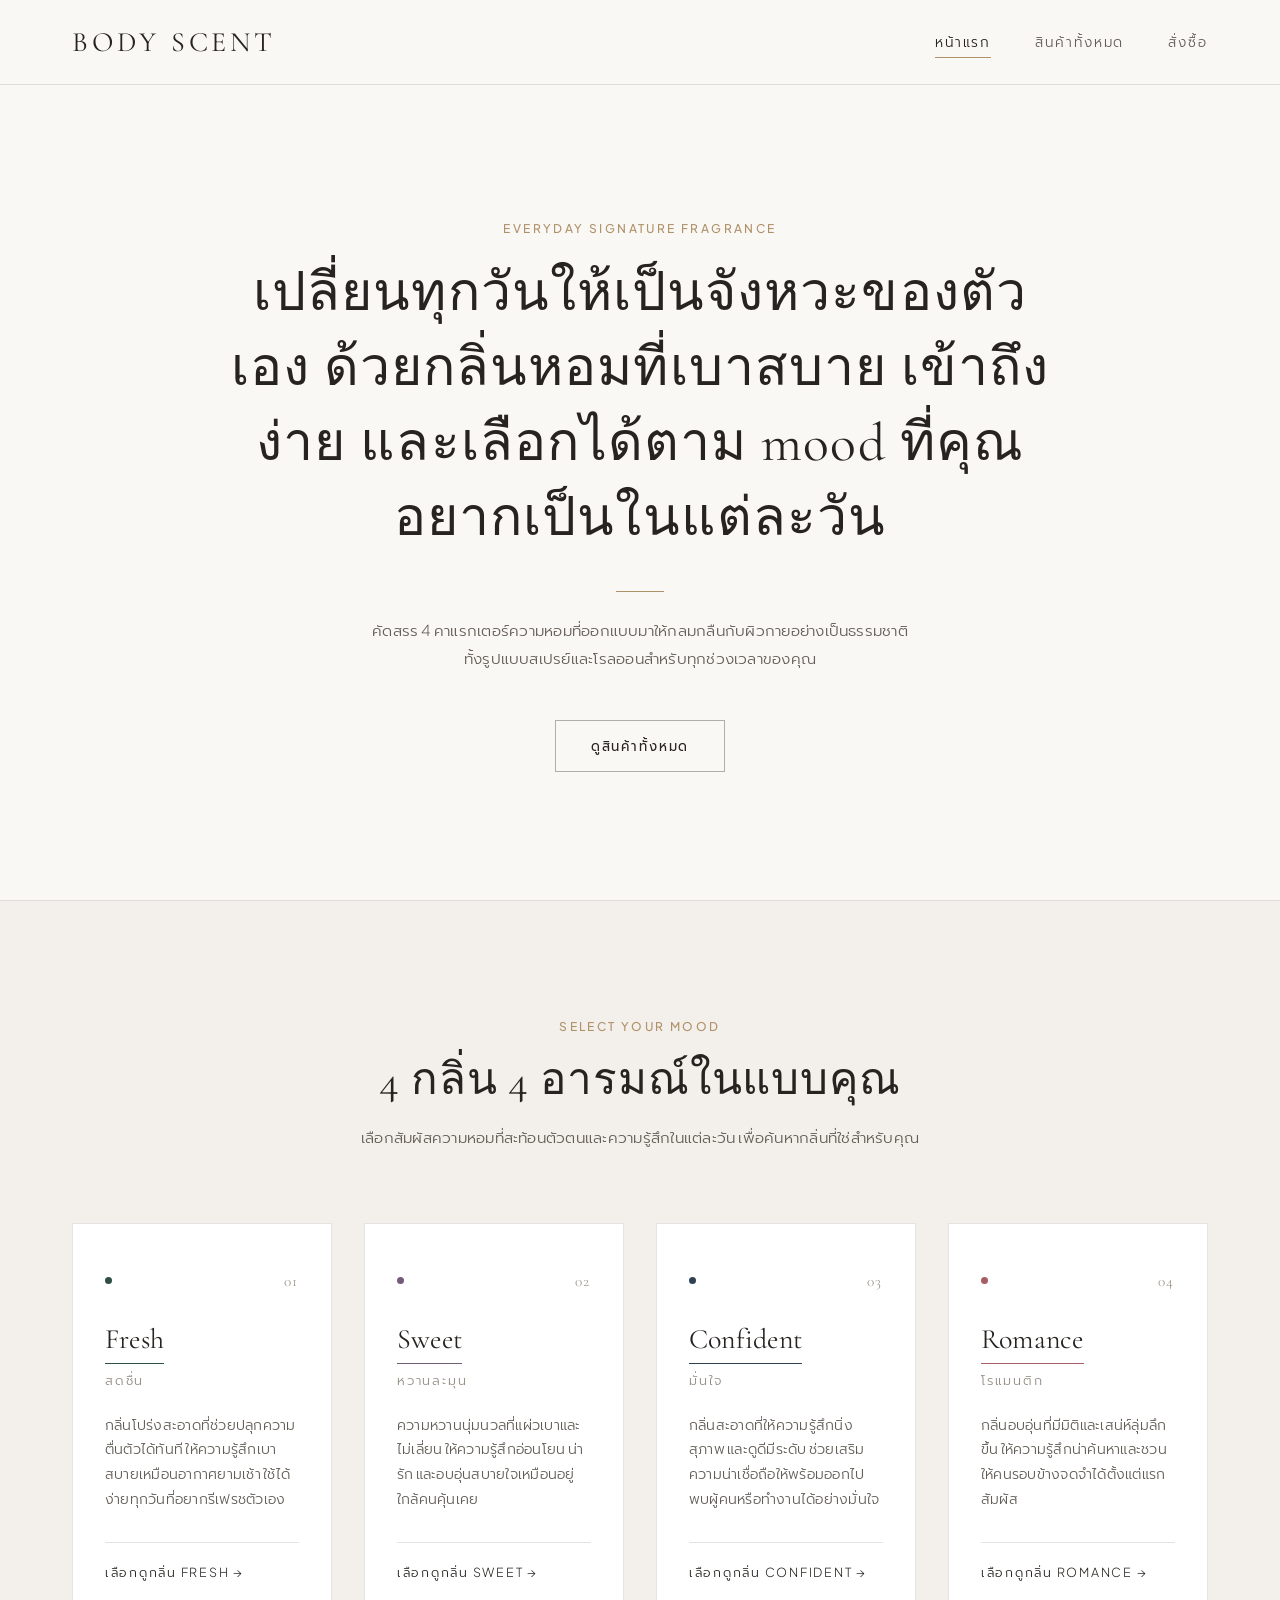
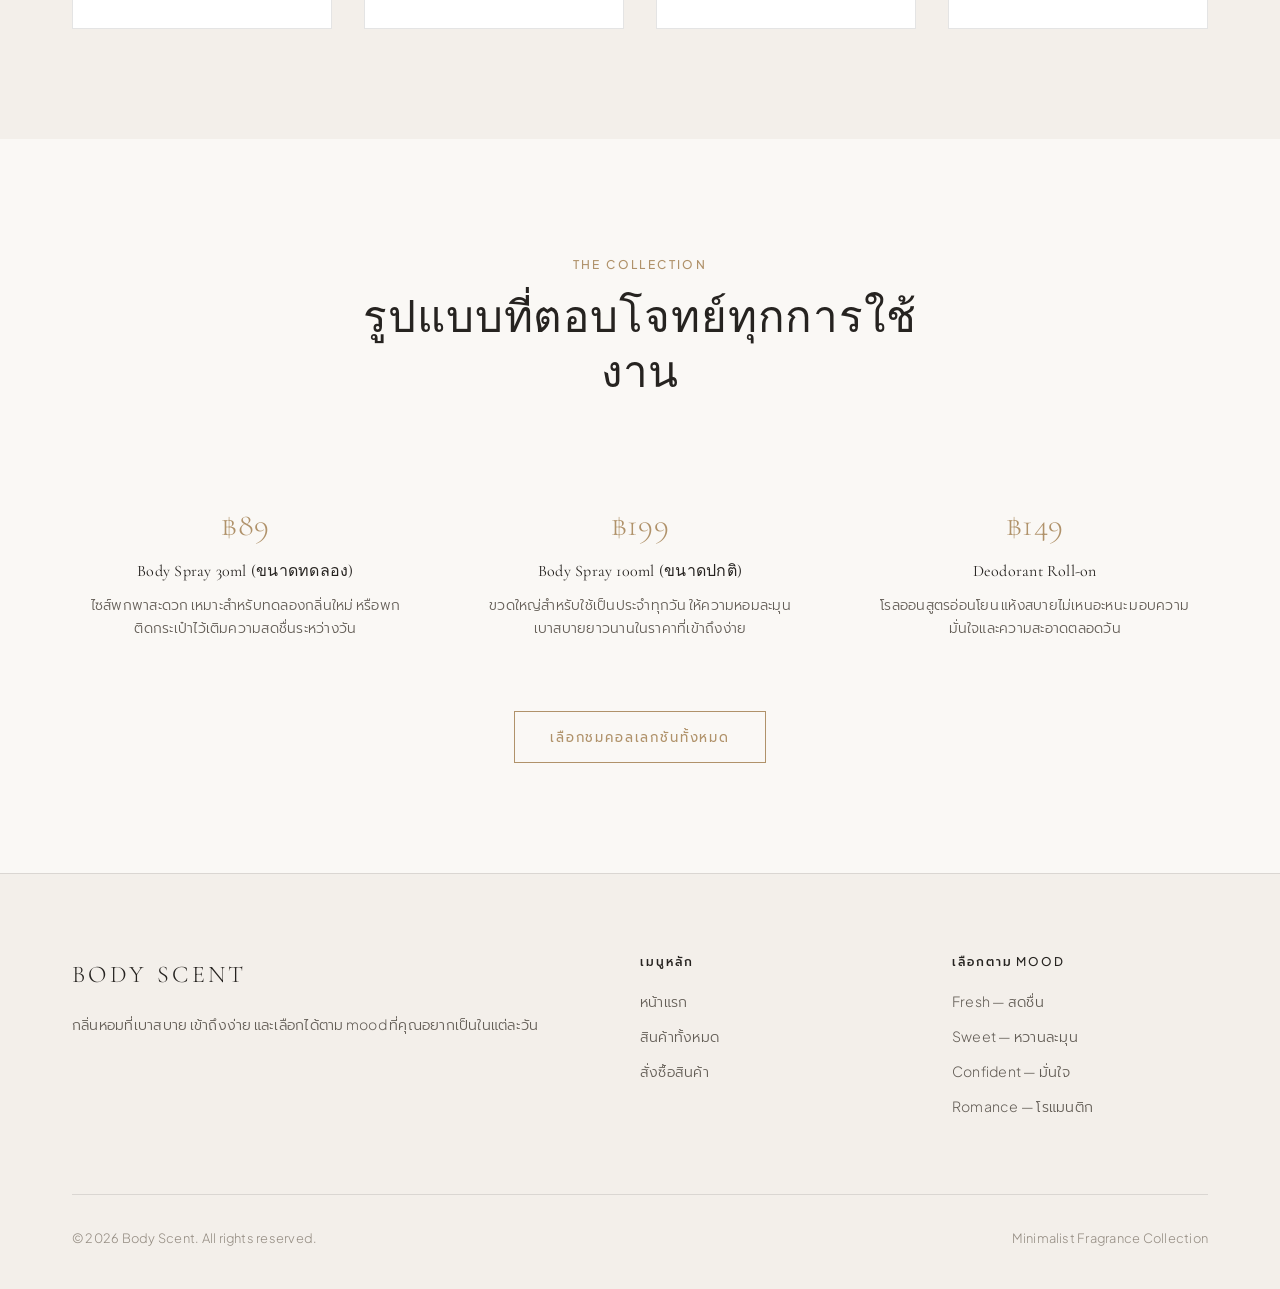
<file: index.html>
<!DOCTYPE html>
<html lang="th">
<head>
  <meta charset="UTF-8">
  <meta name="viewport" content="width=device-width, initial-scale=1.0">
  <title>Body Scent — กลิ่นหอมที่เลือกได้ตาม Mood ของคุณ</title>
  <link rel="stylesheet" href="style.css">
  <style>
    /* Page-specific styles for index.html */
    .hero {
      min-height: calc(100vh - 84px);
      display: flex;
      align-items: center;
      justify-content: center;
      text-align: center;
      padding: 5rem 0;
      background-color: var(--bg-primary);
      border-bottom: 1px solid var(--border-light);
    }

    .hero-inner {
      max-width: 820px;
      margin: 0 auto;
    }

    .hero-title {
      font-family: var(--font-serif);
      font-size: clamp(2.1rem, 4.2vw, 3.35rem);
      font-weight: 400;
      line-height: 1.4;
      color: var(--text-primary);
      margin-bottom: 2.25rem;
    }

    .hero-sub {
      font-size: 0.95rem;
      color: var(--text-secondary);
      max-width: 540px;
      margin: 0 auto 3rem;
      line-height: 1.85;
    }

    .mood-grid {
      display: grid;
      grid-template-columns: repeat(4, 1fr);
      gap: 2rem;
    }

    .mood-card {
      background-color: var(--bg-surface);
      border: 1px solid var(--border-light);
      padding: 2.75rem 2rem;
      display: flex;
      flex-direction: column;
      justify-content: space-between;
      transition: var(--transition-smooth);
    }

    .mood-card:hover {
      border-color: var(--accent-gold);
      transform: translateY(-4px);
    }

    .mood-card-top {
      display: flex;
      align-items: center;
      justify-content: space-between;
      margin-bottom: 1.75rem;
    }

    .mood-card-num {
      font-family: var(--font-serif);
      font-size: 0.95rem;
      color: var(--text-muted);
      letter-spacing: 0.1em;
    }

    .mood-card-title {
      font-family: var(--font-serif);
      font-size: 1.75rem;
      color: var(--text-primary);
      margin-bottom: 0.35rem;
    }

    .mood-card-thai {
      font-size: 0.8rem;
      text-transform: uppercase;
      letter-spacing: 0.14em;
      color: var(--text-muted);
      margin-bottom: 1.25rem;
    }

    .mood-card-desc {
      font-size: 0.88rem;
      color: var(--text-secondary);
      line-height: 1.75;
      margin-bottom: 2rem;
    }

    .mood-card-link {
      font-size: 0.78rem;
      text-transform: uppercase;
      letter-spacing: 0.14em;
      color: var(--text-primary);
      display: inline-flex;
      align-items: center;
      gap: 0.5rem;
      padding-top: 1.15rem;
      border-top: 1px solid var(--border-light);
    }

    .mood-card:hover .mood-card-link {
      color: var(--accent-gold);
    }

    .highlights-grid {
      display: grid;
      grid-template-columns: repeat(3, 1fr);
      gap: 3rem;
      text-align: center;
    }

    .highlight-item {
      padding: 1.5rem 1rem;
    }

    .highlight-price {
      font-family: var(--font-serif);
      font-size: 2rem;
      color: var(--accent-gold);
      margin-bottom: 0.5rem;
    }

    .highlight-title {
      font-size: 1rem;
      font-weight: 400;
      margin-bottom: 0.75rem;
      color: var(--text-primary);
    }

    .highlight-desc {
      font-size: 0.86rem;
      color: var(--text-secondary);
      line-height: 1.7;
    }

    @media (max-width: 992px) {
      .mood-grid {
        grid-template-columns: repeat(2, 1fr);
      }

      .highlights-grid {
        grid-template-columns: 1fr;
        gap: 2rem;
      }
    }

    @media (max-width: 768px) {
      .hero {
        min-height: calc(100vh - 72px);
        padding: 4rem 0;
      }

      .mood-grid {
        grid-template-columns: 1fr;
      }
    }
  </style>
</head>
<body>

  <!-- Header -->
  <header class="site-header">
    <div class="container navbar">
      <a href="index.html" class="brand-logo">Body Scent</a>
      <nav class="nav-links">
        <a href="index.html" class="active">หน้าแรก</a>
        <a href="product.html">สินค้าทั้งหมด</a>
        <a href="order.html">สั่งซื้อ</a>
      </nav>
    </div>
  </header>

  <!-- Hero Section -->
  <section class="hero">
    <div class="container">
      <div class="hero-inner">
        <span class="eyebrow">Everyday Signature Fragrance</span>
        <h1 class="hero-title">
          เปลี่ยนทุกวันให้เป็นจังหวะของตัวเอง ด้วยกลิ่นหอมที่เบาสบาย เข้าถึงง่าย และเลือกได้ตาม mood ที่คุณอยากเป็นในแต่ละวัน
        </h1>
        <hr class="divider">
        <p class="hero-sub">
          คัดสรร 4 คาแรกเตอร์ความหอมที่ออกแบบมาให้กลมกลืนกับผิวกายอย่างเป็นธรรมชาติ ทั้งรูปแบบสเปรย์และโรลออนสำหรับทุกช่วงเวลาของคุณ
        </p>
        <a href="product.html" class="btn">ดูสินค้าทั้งหมด</a>
      </div>
    </div>
  </section>

  <!-- 4 Moods Section -->
  <section class="section section-cream">
    <div class="container">
      <div class="section-header">
        <span class="eyebrow">Select Your Mood</span>
        <h2>4 กลิ่น 4 อารมณ์ในแบบคุณ</h2>
        <p>เลือกสัมผัสความหอมที่สะท้อนตัวตนและความรู้สึกในแต่ละวัน เพื่อค้นหากลิ่นที่ใช่สำหรับคุณ</p>
      </div>

      <div class="mood-grid">
        <!-- Fresh -->
        <a href="product.html?mood=fresh" class="mood-card">
          <div>
            <div class="mood-card-top">
              <span class="mood-dot fresh"></span>
              <span class="mood-card-num">01</span>
            </div>
            <h3 class="mood-card-title">
              <span class="mood-underline fresh">Fresh</span>
            </h3>
            <p class="mood-card-thai">สดชื่น</p>
            <p class="mood-card-desc">
              กลิ่นโปร่งสะอาดที่ช่วยปลุกความตื่นตัวได้ทันที ให้ความรู้สึกเบาสบายเหมือนอากาศยามเช้า ใช้ได้ง่ายทุกวันที่อยากรีเฟรชตัวเอง
            </p>
          </div>
          <span class="mood-card-link">เลือกดูกลิ่น Fresh &rarr;</span>
        </a>

        <!-- Sweet -->
        <a href="product.html?mood=sweet" class="mood-card">
          <div>
            <div class="mood-card-top">
              <span class="mood-dot sweet"></span>
              <span class="mood-card-num">02</span>
            </div>
            <h3 class="mood-card-title">
              <span class="mood-underline sweet">Sweet</span>
            </h3>
            <p class="mood-card-thai">หวานละมุน</p>
            <p class="mood-card-desc">
              ความหวานนุ่มนวลที่แผ่วเบาและไม่เลี่ยน ให้ความรู้สึกอ่อนโยน น่ารัก และอบอุ่นสบายใจเหมือนอยู่ใกล้คนคุ้นเคย
            </p>
          </div>
          <span class="mood-card-link">เลือกดูกลิ่น Sweet &rarr;</span>
        </a>

        <!-- Confident -->
        <a href="product.html?mood=confident" class="mood-card">
          <div>
            <div class="mood-card-top">
              <span class="mood-dot confident"></span>
              <span class="mood-card-num">03</span>
            </div>
            <h3 class="mood-card-title">
              <span class="mood-underline confident">Confident</span>
            </h3>
            <p class="mood-card-thai">มั่นใจ</p>
            <p class="mood-card-desc">
              กลิ่นสะอาดที่ให้ความรู้สึกนิ่ง สุภาพ และดูดีมีระดับ ช่วยเสริมความน่าเชื่อถือให้พร้อมออกไปพบผู้คนหรือทำงานได้อย่างมั่นใจ
            </p>
          </div>
          <span class="mood-card-link">เลือกดูกลิ่น Confident &rarr;</span>
        </a>

        <!-- Romance -->
        <a href="product.html?mood=romance" class="mood-card">
          <div>
            <div class="mood-card-top">
              <span class="mood-dot romance"></span>
              <span class="mood-card-num">04</span>
            </div>
            <h3 class="mood-card-title">
              <span class="mood-underline romance">Romance</span>
            </h3>
            <p class="mood-card-thai">โรแมนติก</p>
            <p class="mood-card-desc">
              กลิ่นอบอุ่นที่มีมิติและเสน่ห์ลุ่มลึกขึ้น ให้ความรู้สึกน่าค้นหาและชวนให้คนรอบข้างจดจำได้ตั้งแต่แรกสัมผัส
            </p>
          </div>
          <span class="mood-card-link">เลือกดูกลิ่น Romance &rarr;</span>
        </a>
      </div>
    </div>
  </section>

  <!-- Product Format Overview -->
  <section class="section">
    <div class="container">
      <div class="section-header">
        <span class="eyebrow">The Collection</span>
        <h2>รูปแบบที่ตอบโจทย์ทุกการใช้งาน</h2>
      </div>

      <div class="highlights-grid">
        <div class="highlight-item">
          <div class="highlight-price">฿89</div>
          <h3 class="highlight-title">Body Spray 30ml (ขนาดทดลอง)</h3>
          <p class="highlight-desc">ไซส์พกพาสะดวก เหมาะสำหรับทดลองกลิ่นใหม่ หรือพกติดกระเป๋าไว้เติมความสดชื่นระหว่างวัน</p>
        </div>

        <div class="highlight-item">
          <div class="highlight-price">฿199</div>
          <h3 class="highlight-title">Body Spray 100ml (ขนาดปกติ)</h3>
          <p class="highlight-desc">ขวดใหญ่สำหรับใช้เป็นประจำทุกวัน ให้ความหอมละมุนเบาสบายยาวนานในราคาที่เข้าถึงง่าย</p>
        </div>

        <div class="highlight-item">
          <div class="highlight-price">฿149</div>
          <h3 class="highlight-title">Deodorant Roll-on</h3>
          <p class="highlight-desc">โรลออนสูตรอ่อนโยน แห้งสบายไม่เหนอะหนะ มอบความมั่นใจและความสะอาดตลอดวัน</p>
        </div>
      </div>

      <div style="text-align: center; margin-top: 3rem;">
        <a href="product.html" class="btn btn-gold">เลือกชมคอลเลกชันทั้งหมด</a>
      </div>
    </div>
  </section>

  <!-- Footer -->
  <footer class="site-footer">
    <div class="container">
      <div class="footer-grid">
        <div>
          <div class="footer-brand">Body Scent</div>
          <p>กลิ่นหอมที่เบาสบาย เข้าถึงง่าย และเลือกได้ตาม mood ที่คุณอยากเป็นในแต่ละวัน</p>
        </div>
        <div>
          <h4 class="footer-heading">เมนูหลัก</h4>
          <ul class="footer-links">
            <li><a href="index.html">หน้าแรก</a></li>
            <li><a href="product.html">สินค้าทั้งหมด</a></li>
            <li><a href="order.html">สั่งซื้อสินค้า</a></li>
          </ul>
        </div>
        <div>
          <h4 class="footer-heading">เลือกตาม Mood</h4>
          <ul class="footer-links">
            <li><a href="product.html?mood=fresh">Fresh — สดชื่น</a></li>
            <li><a href="product.html?mood=sweet">Sweet — หวานละมุน</a></li>
            <li><a href="product.html?mood=confident">Confident — มั่นใจ</a></li>
            <li><a href="product.html?mood=romance">Romance — โรแมนติก</a></li>
          </ul>
        </div>
      </div>
      <div class="footer-bottom">
        <span>&copy; 2026 Body Scent. All rights reserved.</span>
        <span>Minimalist Fragrance Collection</span>
      </div>
    </div>
  </footer>

  <script src="script.js"></script>
</body>
</html>
</file>
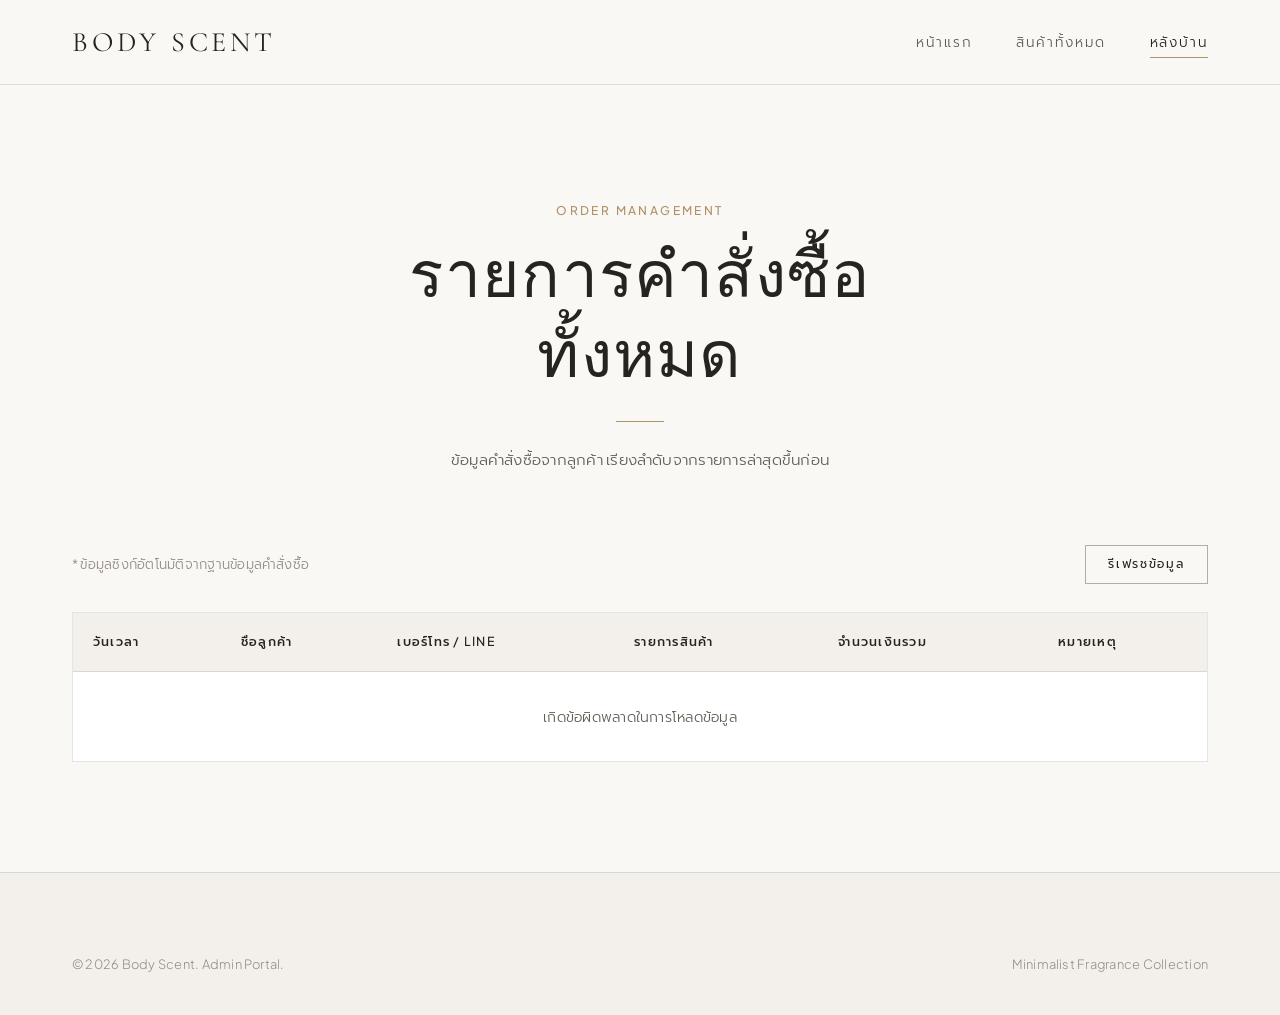
<file: admin.html>
<!DOCTYPE html>
<html lang="th">
<head>
  <meta charset="UTF-8">
  <meta name="viewport" content="width=device-width, initial-scale=1.0">
  <title>จัดการคำสั่งซื้อ — Body Scent Admin</title>
  <link rel="stylesheet" href="style.css">
  <style>
    .admin-toolbar {
      display: flex;
      justify-content: space-between;
      align-items: center;
      margin-bottom: 1.75rem;
    }

    .admin-note {
      font-size: 0.82rem;
      color: var(--text-muted);
    }

    .table-wrap {
      width: 100%;
      overflow-x: auto;
      background-color: var(--bg-surface);
      border: 1px solid var(--border-light);
    }

    #ordersTable {
      width: 100%;
      border-collapse: collapse;
      text-align: left;
      font-size: 0.88rem;
      min-width: 780px;
    }

    #ordersTable thead {
      background-color: var(--bg-secondary);
      border-bottom: 1px solid var(--border-light);
    }

    #ordersTable th {
      padding: 1.15rem 1.25rem;
      font-weight: 500;
      font-size: 0.78rem;
      text-transform: uppercase;
      letter-spacing: 0.1em;
      color: var(--text-primary);
      white-space: nowrap;
    }

    #ordersTable td {
      padding: 1.1rem 1.25rem;
      border-bottom: 1px solid var(--border-light);
      color: var(--text-secondary);
      vertical-align: top;
    }

    #ordersTable tbody tr:last-child td {
      border-bottom: none;
    }

    #ordersTable tbody tr:hover {
      background-color: var(--bg-primary);
    }

    @media (max-width: 768px) {
      .admin-toolbar {
        flex-direction: column;
        align-items: flex-start;
        gap: 1rem;
      }
    }
  </style>
</head>
<body>

  <!-- Header -->
  <header class="site-header">
    <div class="container navbar">
      <a href="index.html" class="brand-logo">Body Scent</a>
      <nav class="nav-links">
        <a href="index.html">หน้าแรก</a>
        <a href="product.html">สินค้าทั้งหมด</a>
        <a href="admin.html" class="active">หลังบ้าน</a>
      </nav>
    </div>
  </header>

  <!-- Admin Orders Table -->
  <main class="section">
    <div class="container">
      <div class="section-header">
        <span class="eyebrow">Order Management</span>
        <h1>รายการคำสั่งซื้อทั้งหมด</h1>
        <hr class="divider">
        <p>ข้อมูลคำสั่งซื้อจากลูกค้า เรียงลำดับจากรายการล่าสุดขึ้นก่อน</p>
      </div>

      <div class="admin-toolbar">
        <span class="admin-note">* ข้อมูลซิงก์อัตโนมัติจากฐานข้อมูลคำสั่งซื้อ</span>
        <button type="button" class="btn btn-sm" onclick="location.reload()">รีเฟรชข้อมูล</button>
      </div>

      <div class="table-wrap">
        <table id="ordersTable">
          <thead>
            <tr>
              <th>วันเวลา</th>
              <th>ชื่อลูกค้า</th>
              <th>เบอร์โทร / Line</th>
              <th>รายการสินค้า</th>
              <th>จำนวนเงินรวม</th>
              <th>หมายเหตุ</th>
            </tr>
          </thead>
          <tbody></tbody>
        </table>
      </div>
    </div>
  </main>

  <!-- Footer -->
  <footer class="site-footer">
    <div class="container">
      <div class="footer-bottom" style="border-top: none; padding-top: 0;">
        <span>&copy; 2026 Body Scent. Admin Portal.</span>
        <span>Minimalist Fragrance Collection</span>
      </div>
    </div>
  </footer>

  <script src="script.js"></script>
</body>
</html>
</file>
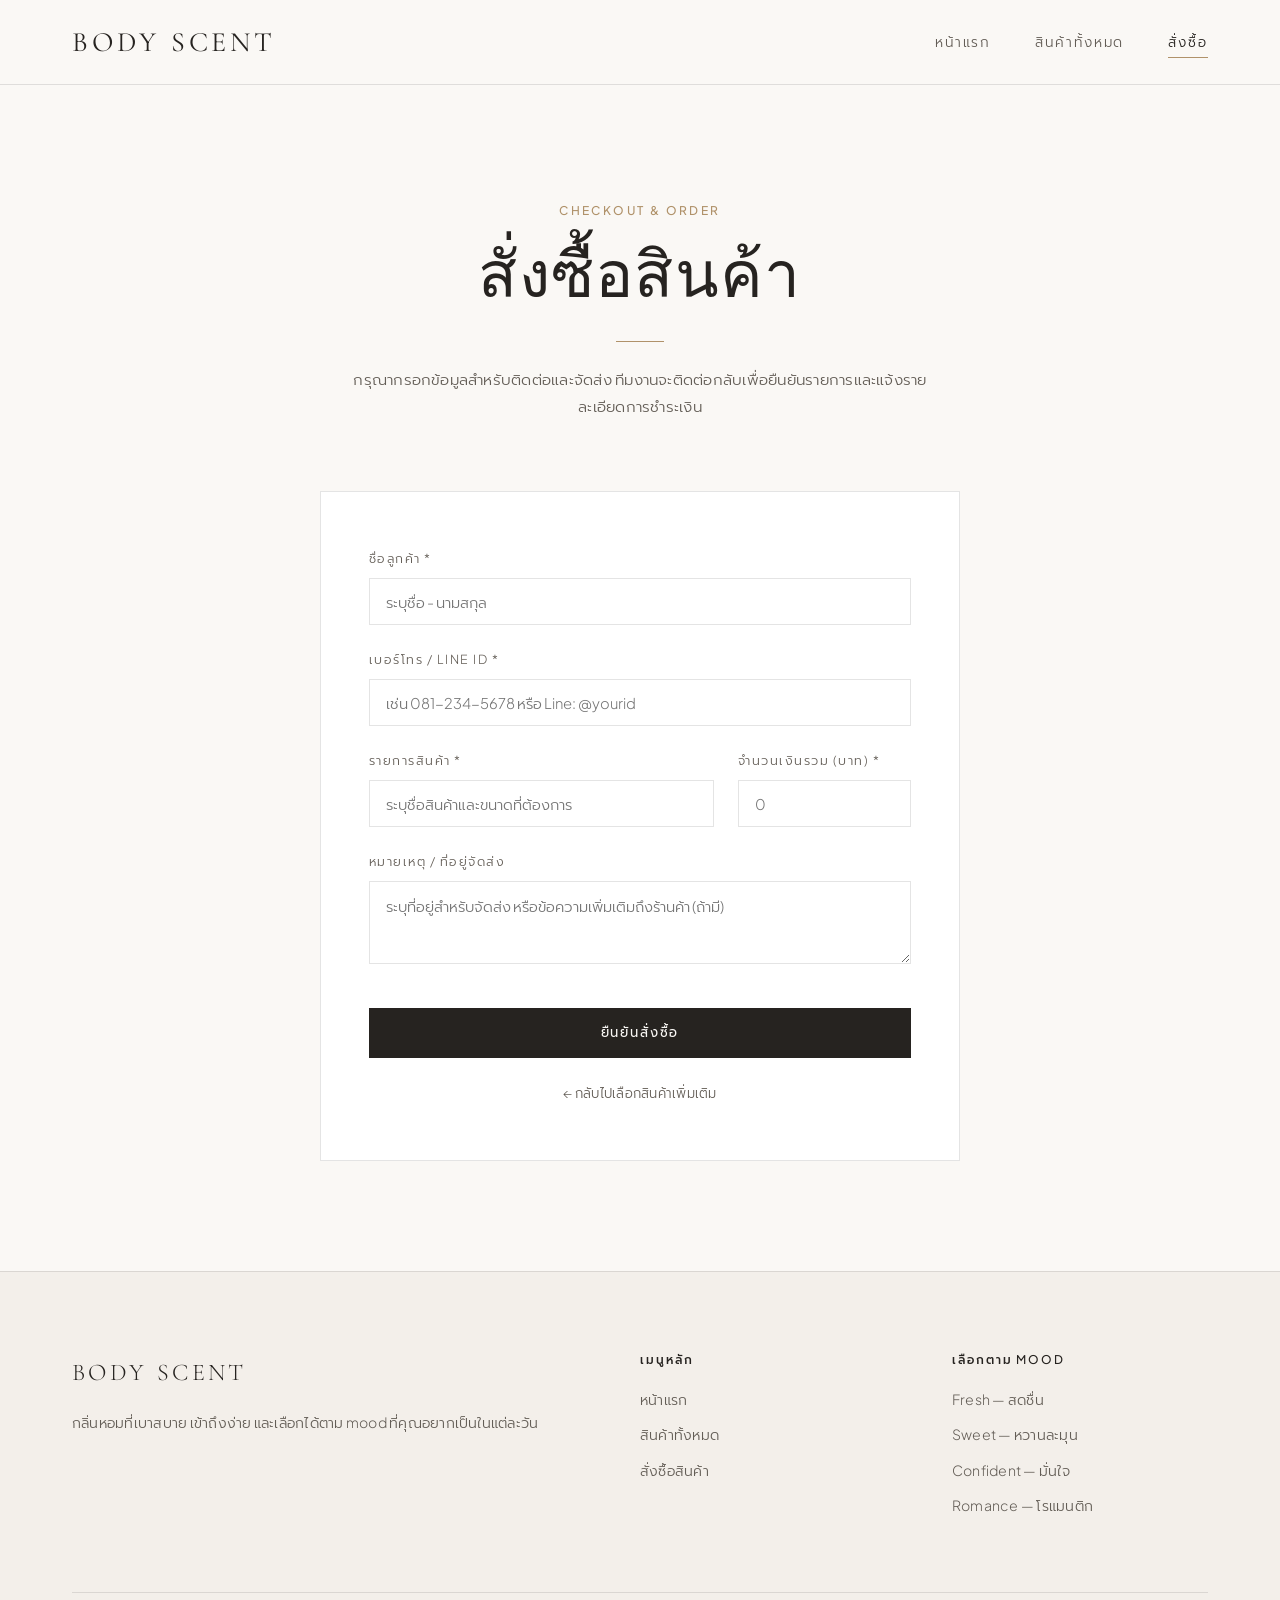
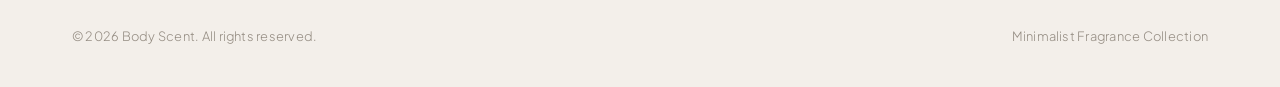
<file: order.html>
<!DOCTYPE html>
<html lang="th">
<head>
  <meta charset="UTF-8">
  <meta name="viewport" content="width=device-width, initial-scale=1.0">
  <title>สั่งซื้อสินค้า — Body Scent</title>
  <link rel="stylesheet" href="style.css">
  <style>
    .order-wrapper {
      max-width: 640px;
      margin: 0 auto;
      background-color: var(--bg-surface);
      border: 1px solid var(--border-light);
      padding: 3.5rem 3rem;
    }

    .order-row {
      display: grid;
      grid-template-columns: 2fr 1fr;
      gap: 1.5rem;
    }

    .form-control[readonly] {
      background-color: var(--bg-secondary);
      color: var(--text-primary);
    }

    .order-submit-wrap {
      margin-top: 2.25rem;
      display: flex;
      flex-direction: column;
      gap: 1rem;
    }

    .order-submit-wrap .btn {
      width: 100%;
    }

    .order-back-link {
      text-align: center;
      font-size: 0.82rem;
      color: var(--text-secondary);
      margin-top: 0.5rem;
    }

    .order-back-link:hover {
      color: var(--accent-gold);
    }

    @media (max-width: 768px) {
      .order-wrapper {
        padding: 2.25rem 1.5rem;
      }

      .order-row {
        grid-template-columns: 1fr;
        gap: 0;
      }
    }
  </style>
</head>
<body>

  <!-- Header -->
  <header class="site-header">
    <div class="container navbar">
      <a href="index.html" class="brand-logo">Body Scent</a>
      <nav class="nav-links">
        <a href="index.html">หน้าแรก</a>
        <a href="product.html">สินค้าทั้งหมด</a>
        <a href="order.html" class="active">สั่งซื้อ</a>
      </nav>
    </div>
  </header>

  <!-- Order Form Section -->
  <main class="section">
    <div class="container">
      <div class="section-header">
        <span class="eyebrow">Checkout &amp; Order</span>
        <h1>สั่งซื้อสินค้า</h1>
        <hr class="divider">
        <p>กรุณากรอกข้อมูลสำหรับติดต่อและจัดส่ง ทีมงานจะติดต่อกลับเพื่อยืนยันรายการและแจ้งรายละเอียดการชำระเงิน</p>
      </div>

      <div class="order-wrapper">
        <form id="orderForm">
          <div class="form-group">
            <label for="customerName" class="form-label">ชื่อลูกค้า *</label>
            <input type="text" id="customerName" name="customerName" class="form-control" placeholder="ระบุชื่อ - นามสกุล" required>
          </div>

          <div class="form-group">
            <label for="contact" class="form-label">เบอร์โทร / Line ID *</label>
            <input type="text" id="contact" name="contact" class="form-control" placeholder="เช่น 081-234-5678 หรือ Line: @yourid" required>
          </div>

          <div class="order-row">
            <div class="form-group">
              <label for="items" class="form-label">รายการสินค้า *</label>
              <input type="text" id="items" name="items" class="form-control" placeholder="ระบุชื่อสินค้าและขนาดที่ต้องการ" required>
            </div>

            <div class="form-group">
              <label for="total" class="form-label">จำนวนเงินรวม (บาท) *</label>
              <input type="number" id="total" name="total" class="form-control" placeholder="0" required>
            </div>
          </div>

          <div class="form-group">
            <label for="note" class="form-label">หมายเหตุ / ที่อยู่จัดส่ง</label>
            <textarea id="note" name="note" rows="3" class="form-control" placeholder="ระบุที่อยู่สำหรับจัดส่ง หรือข้อความเพิ่มเติมถึงร้านค้า (ถ้ามี)"></textarea>
          </div>

          <div class="order-submit-wrap">
            <button type="submit" class="btn btn-solid">ยืนยันสั่งซื้อ</button>
            <a href="product.html" class="order-back-link">&larr; กลับไปเลือกสินค้าเพิ่มเติม</a>
          </div>
        </form>
      </div>
    </div>
  </main>

  <!-- Footer -->
  <footer class="site-footer">
    <div class="container">
      <div class="footer-grid">
        <div>
          <div class="footer-brand">Body Scent</div>
          <p>กลิ่นหอมที่เบาสบาย เข้าถึงง่าย และเลือกได้ตาม mood ที่คุณอยากเป็นในแต่ละวัน</p>
        </div>
        <div>
          <h4 class="footer-heading">เมนูหลัก</h4>
          <ul class="footer-links">
            <li><a href="index.html">หน้าแรก</a></li>
            <li><a href="product.html">สินค้าทั้งหมด</a></li>
            <li><a href="order.html">สั่งซื้อสินค้า</a></li>
          </ul>
        </div>
        <div>
          <h4 class="footer-heading">เลือกตาม Mood</h4>
          <ul class="footer-links">
            <li><a href="product.html?mood=fresh">Fresh — สดชื่น</a></li>
            <li><a href="product.html?mood=sweet">Sweet — หวานละมุน</a></li>
            <li><a href="product.html?mood=confident">Confident — มั่นใจ</a></li>
            <li><a href="product.html?mood=romance">Romance — โรแมนติก</a></li>
          </ul>
        </div>
      </div>
      <div class="footer-bottom">
        <span>&copy; 2026 Body Scent. All rights reserved.</span>
        <span>Minimalist Fragrance Collection</span>
      </div>
    </div>
  </footer>

  <script src="script.js"></script>
</body>
</html>
</file>
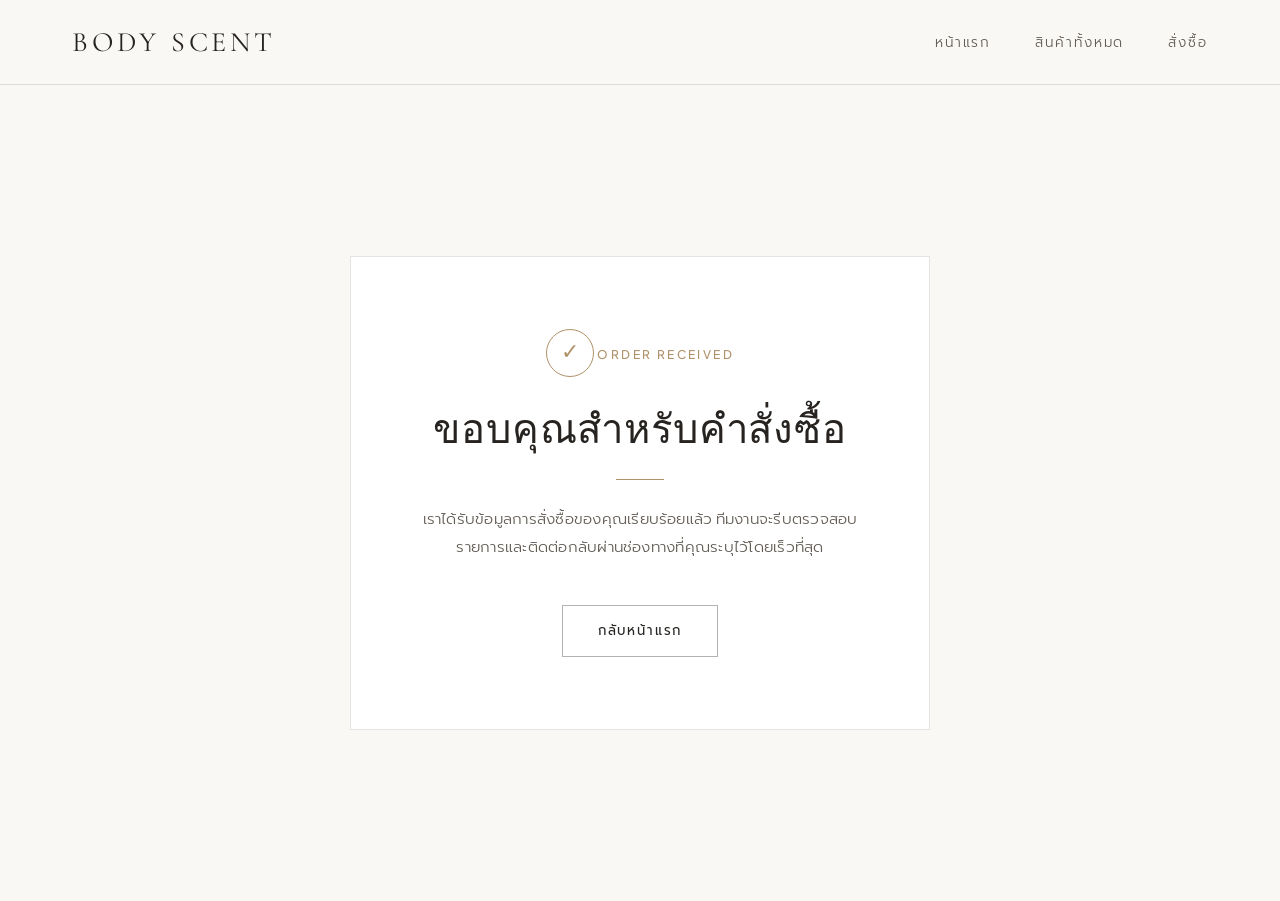
<file: thankyou.html>
<!DOCTYPE html>
<html lang="th">
<head>
  <meta charset="UTF-8">
  <meta name="viewport" content="width=device-width, initial-scale=1.0">
  <title>ขอบคุณสำหรับคำสั่งซื้อ — Body Scent</title>
  <link rel="stylesheet" href="style.css">
  <style>
    .thankyou-section {
      min-height: calc(100vh - 84px);
      display: flex;
      align-items: center;
      justify-content: center;
      text-align: center;
      padding: 5rem 0;
    }

    .thankyou-card {
      max-width: 580px;
      margin: 0 auto;
      background-color: var(--bg-surface);
      border: 1px solid var(--border-light);
      padding: 4.5rem 3rem;
    }

    .thankyou-icon {
      width: 48px;
      height: 48px;
      border: 1px solid var(--accent-gold);
      border-radius: 50%;
      display: inline-flex;
      align-items: center;
      justify-content: center;
      color: var(--accent-gold);
      font-family: var(--font-serif);
      font-size: 1.35rem;
      margin-bottom: 1.75rem;
    }

    .thankyou-title {
      font-size: clamp(1.85rem, 3.5vw, 2.5rem);
      margin-bottom: 1rem;
    }

    .thankyou-text {
      color: var(--text-secondary);
      font-size: 0.95rem;
      line-height: 1.85;
      margin-bottom: 2.75rem;
    }

    @media (max-width: 768px) {
      .thankyou-section {
        min-height: calc(100vh - 72px);
      }

      .thankyou-card {
        padding: 3rem 1.75rem;
      }
    }
  </style>
</head>
<body>

  <!-- Header -->
  <header class="site-header">
    <div class="container navbar">
      <a href="index.html" class="brand-logo">Body Scent</a>
      <nav class="nav-links">
        <a href="index.html">หน้าแรก</a>
        <a href="product.html">สินค้าทั้งหมด</a>
        <a href="order.html">สั่งซื้อ</a>
      </nav>
    </div>
  </header>

  <!-- Thank You Content -->
  <main class="thankyou-section">
    <div class="container">
      <div class="thankyou-card">
        <div class="thankyou-icon">&#10003;</div>
        <span class="eyebrow">Order Received</span>
        <h1 class="thankyou-title">ขอบคุณสำหรับคำสั่งซื้อ</h1>
        <hr class="divider">
        <p class="thankyou-text">
          เราได้รับข้อมูลการสั่งซื้อของคุณเรียบร้อยแล้ว ทีมงานจะรีบตรวจสอบรายการและติดต่อกลับผ่านช่องทางที่คุณระบุไว้โดยเร็วที่สุด
        </p>
        <a href="index.html" class="btn">กลับหน้าแรก</a>
      </div>
    </div>
  </main>

  <script src="script.js"></script>
</body>
</html>
</file>
<file: style.css>
/* ==========================================================================
   BODY SCENT - Minimalist Luxury Theme
   ========================================================================== */

@import url('https://fonts.googleapis.com/css2?family=Cormorant+Garamond:ital,wght@0,400;0,500;0,600;1,400&family=Plus+Jakarta+Sans:wght@300;400;500&family=Prompt:wght@300;400;500&display=swap');

:root {
  /* Core Palette - Warm Off-White, Cream & Deep Beige */
  --bg-primary: #FAF8F5;
  --bg-secondary: #F3EFEA;
  --bg-surface: #FFFFFF;
  --bg-beige-dark: #E6DFD5;

  /* Text Colors */
  --text-primary: #262320;
  --text-secondary: #635D56;
  --text-muted: #948C82;

  /* Accent & Borders */
  --accent-gold: #B0926A;
  --accent-gold-hover: #967A54;
  --border-light: rgba(38, 35, 32, 0.12);
  --border-dark: rgba(38, 35, 32, 0.35);

  /* Subtle Mood Accents (Muted & Refined) */
  --mood-fresh: #2E4F44;      /* เขียวเข้ม */
  --mood-sweet: #745B7A;      /* ม่วงกลาง */
  --mood-confident: #2F4254;  /* น้ำเงินเทาเข้ม */
  --mood-romance: #A85D63;    /* แดงอ่อน */

  /* Typography */
  --font-serif: 'Cormorant Garamond', Georgia, serif;
  --font-sans: 'Plus Jakarta Sans', 'Prompt', -apple-system, BlinkMacSystemFont, sans-serif;

  /* Spacing & Layout */
  --container-max: 1200px;
  --section-space: 110px;
  --transition-smooth: all 0.35s cubic-bezier(0.25, 0.46, 0.45, 0.94);
}

/* ==========================================================================
   Reset & Base Styles
   ========================================================================== */

*,
*::before,
*::after {
  box-sizing: border-box;
  margin: 0;
  padding: 0;
}

html {
  scroll-behavior: smooth;
  font-size: 16px;
}

body {
  background-color: var(--bg-primary);
  color: var(--text-primary);
  font-family: var(--font-sans);
  font-weight: 300;
  line-height: 1.75;
  letter-spacing: 0.015em;
  -webkit-font-smoothing: antialiased;
  -moz-osx-font-smoothing: grayscale;
}

img {
  max-width: 100%;
  display: block;
}

a {
  color: inherit;
  text-decoration: none;
  transition: var(--transition-smooth);
}

ul {
  list-style: none;
}

/* ==========================================================================
   Typography
   ========================================================================== */

h1, h2, h3, h4, .brand-logo, .serif {
  font-family: var(--font-serif);
  font-weight: 400;
  line-height: 1.25;
  color: var(--text-primary);
}

h1 {
  font-size: clamp(2.5rem, 5vw, 4rem);
  letter-spacing: 0.02em;
}

h2 {
  font-size: clamp(1.85rem, 3.5vw, 2.75rem);
  letter-spacing: 0.02em;
}

h3 {
  font-size: 1.45rem;
}

.eyebrow {
  display: inline-block;
  font-family: var(--font-sans);
  font-size: 0.75rem;
  font-weight: 500;
  text-transform: uppercase;
  letter-spacing: 0.2em;
  color: var(--accent-gold);
  margin-bottom: 1rem;
}

.text-muted {
  color: var(--text-secondary);
}

/* ==========================================================================
   Layout & Containers
   ========================================================================== */

.container {
  width: 100%;
  max-width: var(--container-max);
  margin: 0 auto;
  padding: 0 2rem;
}

.section {
  padding: var(--section-space) 0;
}

.section-cream {
  background-color: var(--bg-secondary);
}

.section-header {
  text-align: center;
  max-width: 620px;
  margin: 0 auto 4.5rem;
}

.section-header p {
  margin-top: 1rem;
  color: var(--text-secondary);
  font-size: 0.95rem;
}

.divider {
  width: 48px;
  height: 1px;
  background-color: var(--accent-gold);
  margin: 1.5rem auto;
  border: none;
}

/* ==========================================================================
   Navigation Header
   ========================================================================== */

.site-header {
  position: sticky;
  top: 0;
  z-index: 100;
  background-color: rgba(250, 248, 245, 0.92);
  backdrop-filter: blur(10px);
  border-bottom: 1px solid var(--border-light);
}

.navbar {
  display: flex;
  align-items: center;
  justify-content: space-between;
  height: 84px;
}

.brand-logo {
  font-size: 1.75rem;
  letter-spacing: 0.14em;
  text-transform: uppercase;
  color: var(--text-primary);
}

.nav-links {
  display: flex;
  align-items: center;
  gap: 2.75rem;
}

.nav-links a {
  font-size: 0.85rem;
  text-transform: uppercase;
  letter-spacing: 0.14em;
  color: var(--text-secondary);
  position: relative;
  padding: 0.25rem 0;
}

.nav-links a::after {
  content: "";
  position: absolute;
  bottom: 0;
  left: 0;
  width: 0;
  height: 1px;
  background-color: var(--accent-gold);
  transition: var(--transition-smooth);
}

.nav-links a:hover,
.nav-links a.active {
  color: var(--text-primary);
}

.nav-links a:hover::after,
.nav-links a.active::after {
  width: 100%;
}

/* ==========================================================================
   Buttons & Interactive Elements (Thin Borders, Muted Tones)
   ========================================================================== */

.btn {
  display: inline-flex;
  align-items: center;
  justify-content: center;
  gap: 0.6rem;
  padding: 0.85rem 2.2rem;
  font-family: var(--font-sans);
  font-size: 0.82rem;
  font-weight: 400;
  letter-spacing: 0.14em;
  text-transform: uppercase;
  border: 1px solid var(--border-dark);
  background-color: transparent;
  color: var(--text-primary);
  cursor: pointer;
  transition: var(--transition-smooth);
}

.btn:hover {
  background-color: var(--text-primary);
  border-color: var(--text-primary);
  color: var(--bg-primary);
}

.btn-gold {
  border-color: var(--accent-gold);
  color: var(--accent-gold);
}

.btn-gold:hover {
  background-color: var(--accent-gold);
  border-color: var(--accent-gold);
  color: var(--bg-surface);
}

.btn-solid {
  background-color: var(--text-primary);
  border-color: var(--text-primary);
  color: var(--bg-primary);
}

.btn-solid:hover {
  background-color: var(--accent-gold);
  border-color: var(--accent-gold);
  color: var(--bg-surface);
}

.btn-sm {
  padding: 0.6rem 1.4rem;
  font-size: 0.76rem;
}

/* ==========================================================================
   Filter Pills / Tabs
   ========================================================================== */

.filter-bar {
  display: flex;
  flex-wrap: wrap;
  justify-content: center;
  gap: 0.85rem;
  margin-bottom: 3.5rem;
}

.filter-btn {
  padding: 0.55rem 1.35rem;
  background: transparent;
  border: 1px solid var(--border-light);
  color: var(--text-secondary);
  font-family: var(--font-sans);
  font-size: 0.8rem;
  letter-spacing: 0.1em;
  text-transform: uppercase;
  cursor: pointer;
  transition: var(--transition-smooth);
  display: inline-flex;
  align-items: center;
  gap: 0.5rem;
}

.filter-btn:hover,
.filter-btn.active {
  border-color: var(--text-primary);
  color: var(--text-primary);
  background-color: var(--bg-surface);
}

/* ==========================================================================
   Subtle Mood Indicators (Dots, Underlines, Icons Only)
   ========================================================================== */

.mood-dot {
  display: inline-block;
  width: 7px;
  height: 7px;
  border-radius: 50%;
  flex-shrink: 0;
}

.mood-dot.fresh     { background-color: var(--mood-fresh); }
.mood-dot.sweet     { background-color: var(--mood-sweet); }
.mood-dot.confident { background-color: var(--mood-confident); }
.mood-dot.romance   { background-color: var(--mood-romance); }

.mood-underline {
  display: inline-block;
  padding-bottom: 0.35rem;
  border-bottom: 1.5px solid transparent;
}

.mood-underline.fresh     { border-bottom-color: var(--mood-fresh); }
.mood-underline.sweet     { border-bottom-color: var(--mood-sweet); }
.mood-underline.confident { border-bottom-color: var(--mood-confident); }
.mood-underline.romance   { border-bottom-color: var(--mood-romance); }

.mood-label {
  display: inline-flex;
  align-items: center;
  gap: 0.45rem;
  font-size: 0.72rem;
  text-transform: uppercase;
  letter-spacing: 0.16em;
  color: var(--text-secondary);
}

/* ==========================================================================
   Product Grid & Minimalist Cards
   ========================================================================== */

.product-grid {
  display: grid;
  grid-template-columns: repeat(3, 1fr);
  gap: 3rem 2.25rem;
}

.product-card {
  background-color: var(--bg-surface);
  border: 1px solid var(--border-light);
  display: flex;
  flex-direction: column;
  transition: var(--transition-smooth);
}

.product-card:hover {
  border-color: var(--accent-gold);
  transform: translateY(-4px);
}

.product-image-wrap {
  position: relative;
  aspect-ratio: 4 / 5;
  overflow: hidden;
  background-color: var(--bg-secondary);
}

.product-image-wrap img {
  width: 100%;
  height: 100%;
  object-fit: cover;
  transition: transform 0.7s ease;
}

.product-card:hover .product-image-wrap img {
  transform: scale(1.04);
}

.product-type-tag {
  position: absolute;
  top: 1rem;
  right: 1rem;
  background-color: rgba(250, 248, 245, 0.9);
  border: 1px solid var(--border-light);
  padding: 0.25rem 0.65rem;
  font-size: 0.68rem;
  letter-spacing: 0.14em;
  text-transform: uppercase;
  color: var(--text-secondary);
}

.product-body {
  padding: 1.75rem;
  display: flex;
  flex-direction: column;
  flex-grow: 1;
}

.product-meta {
  display: flex;
  justify-content: space-between;
  align-items: center;
  margin-bottom: 0.65rem;
}

.product-size {
  font-size: 0.78rem;
  color: var(--text-muted);
  letter-spacing: 0.08em;
}

.product-title {
  font-family: var(--font-sans);
  font-size: 1.05rem;
  font-weight: 400;
  color: var(--text-primary);
  margin-bottom: 0.6rem;
}

.product-desc {
  font-size: 0.86rem;
  color: var(--text-secondary);
  line-height: 1.65;
  margin-bottom: 1.5rem;
  flex-grow: 1;
}

.product-footer {
  display: flex;
  align-items: center;
  justify-content: space-between;
  padding-top: 1.15rem;
  border-top: 1px solid var(--border-light);
}

.product-price {
  font-family: var(--font-serif);
  font-size: 1.35rem;
  font-weight: 500;
  color: var(--text-primary);
}

/* ==========================================================================
   Form Inputs (Clean Line Style)
   ========================================================================== */

.form-group {
  margin-bottom: 1.5rem;
}

.form-label {
  display: block;
  font-size: 0.78rem;
  text-transform: uppercase;
  letter-spacing: 0.12em;
  color: var(--text-secondary);
  margin-bottom: 0.5rem;
}

.form-control {
  width: 100%;
  padding: 0.85rem 1rem;
  background-color: var(--bg-surface);
  border: 1px solid var(--border-light);
  color: var(--text-primary);
  font-family: var(--font-sans);
  font-size: 0.92rem;
  font-weight: 300;
  transition: var(--transition-smooth);
}

.form-control:focus {
  outline: none;
  border-color: var(--accent-gold);
}

/* ==========================================================================
   Footer
   ========================================================================== */

.site-footer {
  background-color: var(--bg-secondary);
  border-top: 1px solid var(--border-light);
  padding: 5rem 0 2.5rem;
  color: var(--text-secondary);
  font-size: 0.88rem;
}

.footer-grid {
  display: grid;
  grid-template-columns: 2fr 1fr 1fr;
  gap: 3.5rem;
  margin-bottom: 4rem;
}

.footer-brand {
  font-family: var(--font-serif);
  font-size: 1.5rem;
  letter-spacing: 0.14em;
  text-transform: uppercase;
  color: var(--text-primary);
  margin-bottom: 1rem;
}

.footer-heading {
  font-family: var(--font-sans);
  font-size: 0.75rem;
  font-weight: 500;
  text-transform: uppercase;
  letter-spacing: 0.16em;
  color: var(--text-primary);
  margin-bottom: 1.25rem;
}

.footer-links li {
  margin-bottom: 0.65rem;
}

.footer-links a:hover {
  color: var(--accent-gold);
}

.footer-bottom {
  padding-top: 2rem;
  border-top: 1px solid var(--border-light);
  display: flex;
  justify-content: space-between;
  align-items: center;
  font-size: 0.8rem;
  color: var(--text-muted);
}

/* ==========================================================================
   Responsive Design
   ========================================================================== */

@media (max-width: 992px) {
  :root {
    --section-space: 80px;
  }

  .product-grid {
    grid-template-columns: repeat(2, 1fr);
    gap: 2rem 1.5rem;
  }

  .footer-grid {
    grid-template-columns: 1fr 1fr;
    gap: 2.5rem;
  }
}

@media (max-width: 768px) {
  .container {
    padding: 0 1.35rem;
  }

  .navbar {
    height: 72px;
  }

  .nav-links {
    gap: 1.35rem;
  }

  .nav-links a {
    font-size: 0.75rem;
    letter-spacing: 0.08em;
  }

  .section-header {
    margin-bottom: 3rem;
  }

  .product-grid {
    grid-template-columns: 1fr;
    gap: 2rem;
  }

  .footer-grid {
    grid-template-columns: 1fr;
    gap: 2rem;
  }

  .footer-bottom {
    flex-direction: column;
    gap: 0.75rem;
    text-align: center;
  }
}
</file>
